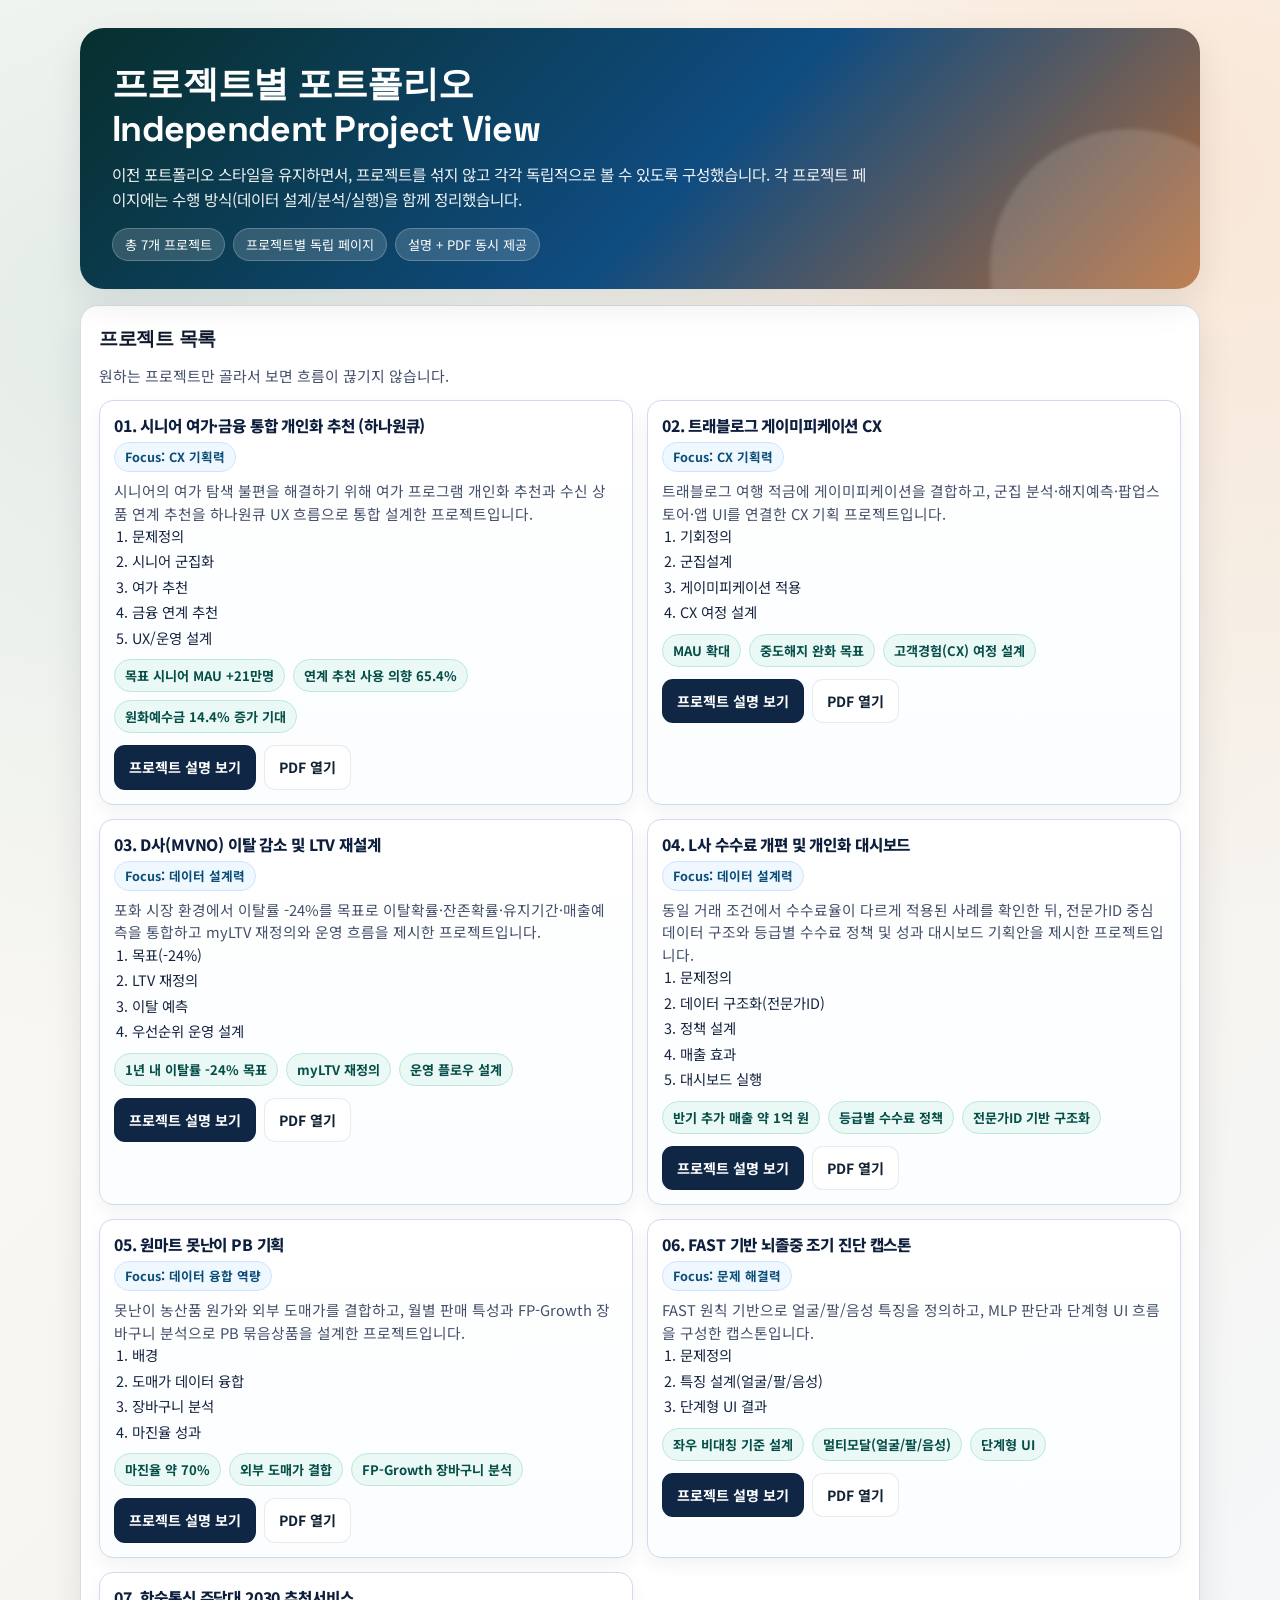
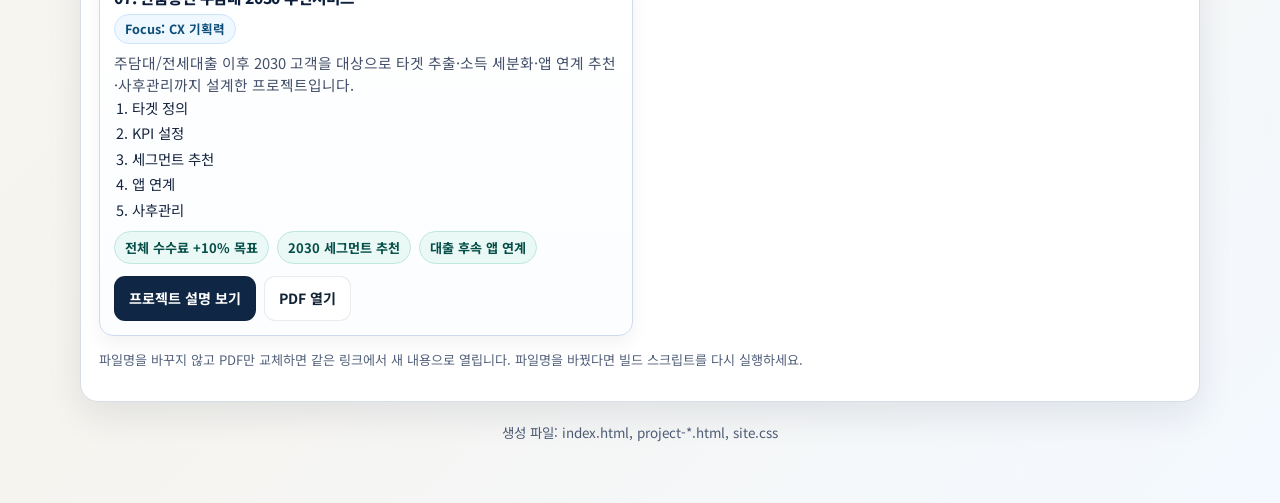
<file: index.html>
<!doctype html>
<html lang="ko">
<head>
  <meta charset="utf-8" />
  <meta name="viewport" content="width=device-width, initial-scale=1" />
  <title>프로젝트별 포트폴리오</title>
  <link rel="stylesheet" href="./site.css" />
</head>
<body>
  <div class="wrap">
    <header class="hero">
      <h1>프로젝트별 포트폴리오<br />Independent Project View</h1>
      <p>이전 포트폴리오 스타일을 유지하면서, 프로젝트를 섞지 않고 각각 독립적으로 볼 수 있도록 구성했습니다. 각 프로젝트 페이지에는 수행 방식(데이터 설계/분석/실행)을 함께 정리했습니다.</p>
      <div class="meta">
        <span>총 7개 프로젝트</span>
        <span>프로젝트별 독립 페이지</span>
        <span>설명 + PDF 동시 제공</span>
      </div>
    </header>

    <section class="section">
      <h2>프로젝트 목록</h2>
      <p class="headline">원하는 프로젝트만 골라서 보면 흐름이 끊기지 않습니다.</p>
      <div class="cards">
        
      <article class="card project-card">
        <h3 class="project-title">01. 시니어 여가·금융 통합 개인화 추천 (하나원큐)</h3>
        <span class="project-focus">Focus: CX 기획력</span>
        <p class="project-summary">시니어의 여가 탐색 불편을 해결하기 위해 여가 프로그램 개인화 추천과 수신 상품 연계 추천을 하나원큐 UX 흐름으로 통합 설계한 프로젝트입니다.</p>
        <ol class="flow-list"><li>문제정의</li><li>시니어 군집화</li><li>여가 추천</li><li>금융 연계 추천</li><li>UX/운영 설계</li></ol>
        <div class="kpi"><span>목표 시니어 MAU +21만명</span><span>연계 추천 사용 의향 65.4%</span><span>원화예수금 14.4% 증가 기대</span></div>
        <div class="btns">
          <a class="btn primary" href="./project-07-senior-lifecare.html">프로젝트 설명 보기</a>
          <a class="btn" href="./project-07-senior-lifecare.pdf">PDF 열기</a>
        </div>
      </article>

      <article class="card project-card">
        <h3 class="project-title">02. 트래블로그 게이미피케이션 CX</h3>
        <span class="project-focus">Focus: CX 기획력</span>
        <p class="project-summary">트래블로그 여행 적금에 게이미피케이션을 결합하고, 군집 분석·해지예측·팝업스토어·앱 UI를 연결한 CX 기획 프로젝트입니다.</p>
        <ol class="flow-list"><li>기회정의</li><li>군집설계</li><li>게이미피케이션 적용</li><li>CX 여정 설계</li></ol>
        <div class="kpi"><span>MAU 확대</span><span>중도해지 완화 목표</span><span>고객경험(CX) 여정 설계</span></div>
        <div class="btns">
          <a class="btn primary" href="./project-06-travelog.html">프로젝트 설명 보기</a>
          <a class="btn" href="./project-06-travelog.pdf">PDF 열기</a>
        </div>
      </article>

      <article class="card project-card">
        <h3 class="project-title">03. D사(MVNO) 이탈 감소 및 LTV 재설계</h3>
        <span class="project-focus">Focus: 데이터 설계력</span>
        <p class="project-summary">포화 시장 환경에서 이탈률 -24%를 목표로 이탈확률·잔존확률·유지기간·매출예측을 통합하고 myLTV 재정의와 운영 흐름을 제시한 프로젝트입니다.</p>
        <ol class="flow-list"><li>목표(-24%)</li><li>LTV 재정의</li><li>이탈 예측</li><li>우선순위 운영 설계</li></ol>
        <div class="kpi"><span>1년 내 이탈률 -24% 목표</span><span>myLTV 재정의</span><span>운영 플로우 설계</span></div>
        <div class="btns">
          <a class="btn primary" href="./project-02-mvno.html">프로젝트 설명 보기</a>
          <a class="btn" href="./project-02-mvno.pdf">PDF 열기</a>
        </div>
      </article>

      <article class="card project-card">
        <h3 class="project-title">04. L사 수수료 개편 및 개인화 대시보드</h3>
        <span class="project-focus">Focus: 데이터 설계력</span>
        <p class="project-summary">동일 거래 조건에서 수수료율이 다르게 적용된 사례를 확인한 뒤, 전문가ID 중심 데이터 구조와 등급별 수수료 정책 및 성과 대시보드 기획안을 제시한 프로젝트입니다.</p>
        <ol class="flow-list"><li>문제정의</li><li>데이터 구조화(전문가ID)</li><li>정책 설계</li><li>매출 효과</li><li>대시보드 실행</li></ol>
        <div class="kpi"><span>반기 추가 매출 약 1억 원</span><span>등급별 수수료 정책</span><span>전문가ID 기반 구조화</span></div>
        <div class="btns">
          <a class="btn primary" href="./project-01-lsight.html">프로젝트 설명 보기</a>
          <a class="btn" href="./project-01-lsight.pdf">PDF 열기</a>
        </div>
      </article>

      <article class="card project-card">
        <h3 class="project-title">05. 원마트 못난이 PB 기획</h3>
        <span class="project-focus">Focus: 데이터 융합 역량</span>
        <p class="project-summary">못난이 농산품 원가와 외부 도매가를 결합하고, 월별 판매 특성과 FP-Growth 장바구니 분석으로 PB 묶음상품을 설계한 프로젝트입니다.</p>
        <ol class="flow-list"><li>배경</li><li>도매가 데이터 융합</li><li>장바구니 분석</li><li>마진율 성과</li></ol>
        <div class="kpi"><span>마진율 약 70%</span><span>외부 도매가 결합</span><span>FP-Growth 장바구니 분석</span></div>
        <div class="btns">
          <a class="btn primary" href="./project-03-onemart.html">프로젝트 설명 보기</a>
          <a class="btn" href="./project-03-onemart.pdf">PDF 열기</a>
        </div>
      </article>

      <article class="card project-card">
        <h3 class="project-title">06. FAST 기반 뇌졸중 조기 진단 캡스톤</h3>
        <span class="project-focus">Focus: 문제 해결력</span>
        <p class="project-summary">FAST 원칙 기반으로 얼굴/팔/음성 특징을 정의하고, MLP 판단과 단계형 UI 흐름을 구성한 캡스톤입니다.</p>
        <ol class="flow-list"><li>문제정의</li><li>특징 설계(얼굴/팔/음성)</li><li>단계형 UI 결과</li></ol>
        <div class="kpi"><span>좌우 비대칭 기준 설계</span><span>멀티모달(얼굴/팔/음성)</span><span>단계형 UI</span></div>
        <div class="btns">
          <a class="btn primary" href="./project-04-fast.html">프로젝트 설명 보기</a>
          <a class="btn" href="./project-04-fast.pdf">PDF 열기</a>
        </div>
      </article>

      <article class="card project-card">
        <h3 class="project-title">07. 한숨통신 주담대 2030 추천서비스</h3>
        <span class="project-focus">Focus: CX 기획력</span>
        <p class="project-summary">주담대/전세대출 이후 2030 고객을 대상으로 타겟 추출·소득 세분화·앱 연계 추천·사후관리까지 설계한 프로젝트입니다.</p>
        <ol class="flow-list"><li>타겟 정의</li><li>KPI 설정</li><li>세그먼트 추천</li><li>앱 연계</li><li>사후관리</li></ol>
        <div class="kpi"><span>전체 수수료 +10% 목표</span><span>2030 세그먼트 추천</span><span>대출 후속 앱 연계</span></div>
        <div class="btns">
          <a class="btn primary" href="./project-05-hansum.html">프로젝트 설명 보기</a>
          <a class="btn" href="./project-05-hansum.pdf">PDF 열기</a>
        </div>
      </article>

      </div>
      <p class="small">파일명을 바꾸지 않고 PDF만 교체하면 같은 링크에서 새 내용으로 열립니다. 파일명을 바꿨다면 빌드 스크립트를 다시 실행하세요.</p>
    </section>

    <footer>
      생성 파일: index.html, project-*.html, site.css
    </footer>
  </div>
</body>
</html>
</file>
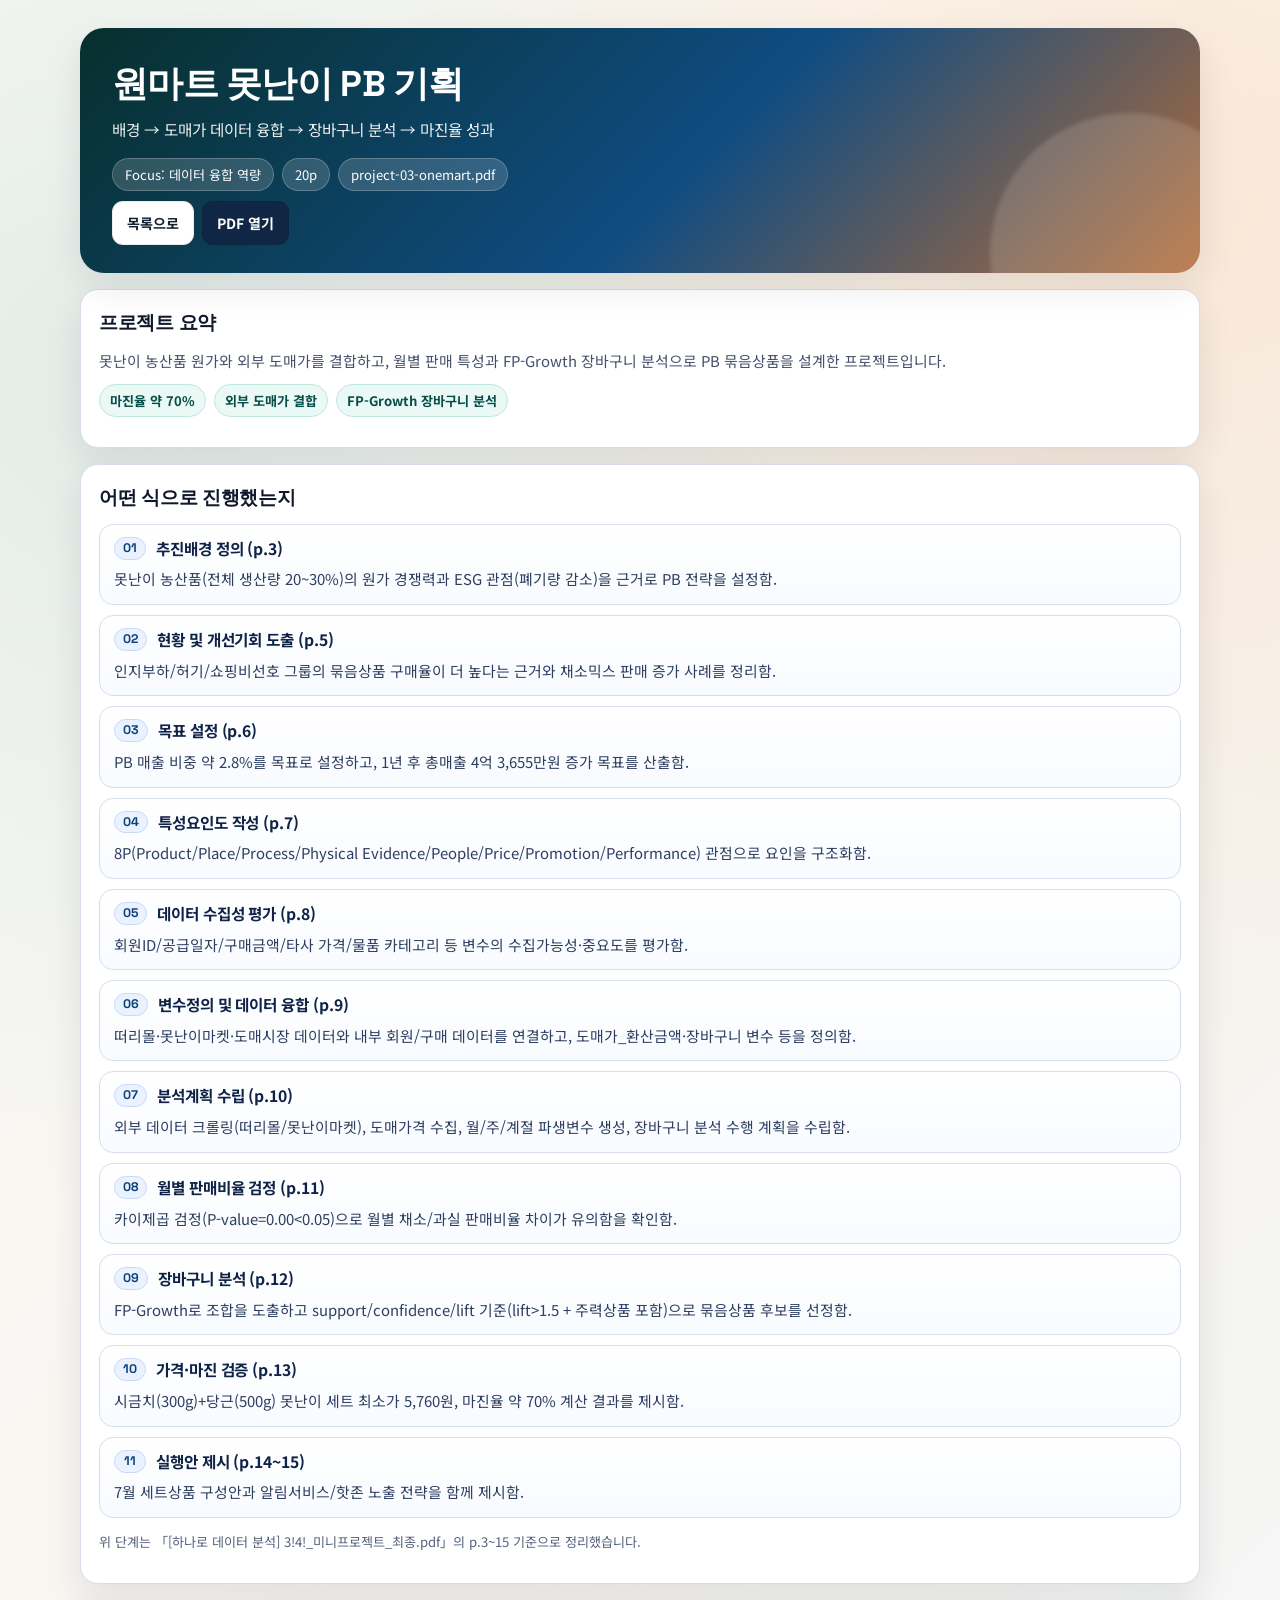
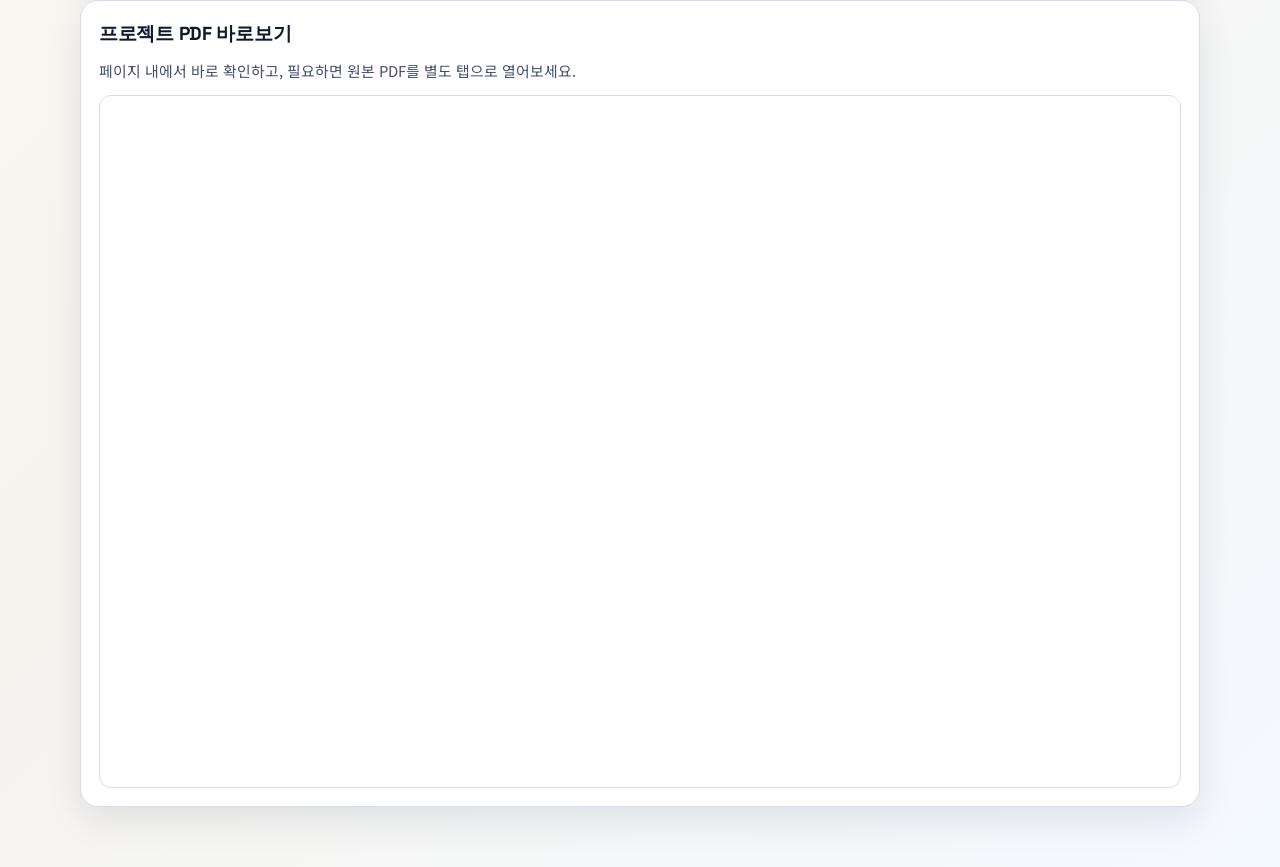
<file: project-03-onemart.html>
<!doctype html>
<html lang="ko">
<head>
  <meta charset="utf-8" />
  <meta name="viewport" content="width=device-width, initial-scale=1" />
  <title>원마트 못난이 PB 기획</title>
  <link rel="stylesheet" href="./site.css" />
</head>
<body>
  <div class="wrap">
    <header class="hero">
      <h1>원마트 못난이 PB 기획</h1>
      <p>배경 → 도매가 데이터 융합 → 장바구니 분석 → 마진율 성과</p>
      <div class="meta">
        <span>Focus: 데이터 융합 역량</span>
        <span>20p</span>
        <span>project-03-onemart.pdf</span>
      </div>
      <div class="btns">
        <a class="btn" href="./index.html">목록으로</a>
        <a class="btn primary" href="./project-03-onemart.pdf">PDF 열기</a>
      </div>
    </header>

    <section class="section">
      <h2>프로젝트 요약</h2>
      <p class="headline">못난이 농산품 원가와 외부 도매가를 결합하고, 월별 판매 특성과 FP-Growth 장바구니 분석으로 PB 묶음상품을 설계한 프로젝트입니다.</p>
      <div class="kpi"><span>마진율 약 70%</span><span>외부 도매가 결합</span><span>FP-Growth 장바구니 분석</span></div>
    </section>

    <section class="section">
      <h2>어떤 식으로 진행했는지</h2>
      <ol class="method-list">
        
        <li class="method-item">
          <div class="method-head">
            <span class="method-no">01</span>
            <h3>추진배경 정의 (p.3)</h3>
          </div>
          <p>못난이 농산품(전체 생산량 20~30%)의 원가 경쟁력과 ESG 관점(폐기량 감소)을 근거로 PB 전략을 설정함.</p>
        </li>

        <li class="method-item">
          <div class="method-head">
            <span class="method-no">02</span>
            <h3>현황 및 개선기회 도출 (p.5)</h3>
          </div>
          <p>인지부하/허기/쇼핑비선호 그룹의 묶음상품 구매율이 더 높다는 근거와 채소믹스 판매 증가 사례를 정리함.</p>
        </li>

        <li class="method-item">
          <div class="method-head">
            <span class="method-no">03</span>
            <h3>목표 설정 (p.6)</h3>
          </div>
          <p>PB 매출 비중 약 2.8%를 목표로 설정하고, 1년 후 총매출 4억 3,655만원 증가 목표를 산출함.</p>
        </li>

        <li class="method-item">
          <div class="method-head">
            <span class="method-no">04</span>
            <h3>특성요인도 작성 (p.7)</h3>
          </div>
          <p>8P(Product/Place/Process/Physical Evidence/People/Price/Promotion/Performance) 관점으로 요인을 구조화함.</p>
        </li>

        <li class="method-item">
          <div class="method-head">
            <span class="method-no">05</span>
            <h3>데이터 수집성 평가 (p.8)</h3>
          </div>
          <p>회원ID/공급일자/구매금액/타사 가격/물품 카테고리 등 변수의 수집가능성·중요도를 평가함.</p>
        </li>

        <li class="method-item">
          <div class="method-head">
            <span class="method-no">06</span>
            <h3>변수정의 및 데이터 융합 (p.9)</h3>
          </div>
          <p>떠리몰·못난이마켓·도매시장 데이터와 내부 회원/구매 데이터를 연결하고, 도매가_환산금액·장바구니 변수 등을 정의함.</p>
        </li>

        <li class="method-item">
          <div class="method-head">
            <span class="method-no">07</span>
            <h3>분석계획 수립 (p.10)</h3>
          </div>
          <p>외부 데이터 크롤링(떠리몰/못난이마켓), 도매가격 수집, 월/주/계절 파생변수 생성, 장바구니 분석 수행 계획을 수립함.</p>
        </li>

        <li class="method-item">
          <div class="method-head">
            <span class="method-no">08</span>
            <h3>월별 판매비율 검정 (p.11)</h3>
          </div>
          <p>카이제곱 검정(P-value=0.00&lt;0.05)으로 월별 채소/과실 판매비율 차이가 유의함을 확인함.</p>
        </li>

        <li class="method-item">
          <div class="method-head">
            <span class="method-no">09</span>
            <h3>장바구니 분석 (p.12)</h3>
          </div>
          <p>FP-Growth로 조합을 도출하고 support/confidence/lift 기준(lift&gt;1.5 + 주력상품 포함)으로 묶음상품 후보를 선정함.</p>
        </li>

        <li class="method-item">
          <div class="method-head">
            <span class="method-no">10</span>
            <h3>가격·마진 검증 (p.13)</h3>
          </div>
          <p>시금치(300g)+당근(500g) 못난이 세트 최소가 5,760원, 마진율 약 70% 계산 결과를 제시함.</p>
        </li>

        <li class="method-item">
          <div class="method-head">
            <span class="method-no">11</span>
            <h3>실행안 제시 (p.14~15)</h3>
          </div>
          <p>7월 세트상품 구성안과 알림서비스/핫존 노출 전략을 함께 제시함.</p>
        </li>

      </ol>
      <p class="small">위 단계는 「[하나로 데이터 분석] 3!4!_미니프로젝트_최종.pdf」의 p.3~15 기준으로 정리했습니다.</p>
    </section>

    <section class="section">
      <h2>프로젝트 PDF 바로보기</h2>
      <p class="headline">페이지 내에서 바로 확인하고, 필요하면 원본 PDF를 별도 탭으로 열어보세요.</p>
      <div class="pdf-wrap">
        <iframe src="./project-03-onemart.pdf" title="원마트 못난이 PB 기획 PDF"></iframe>
      </div>
    </section>
  </div>
</body>
</html>
</file>
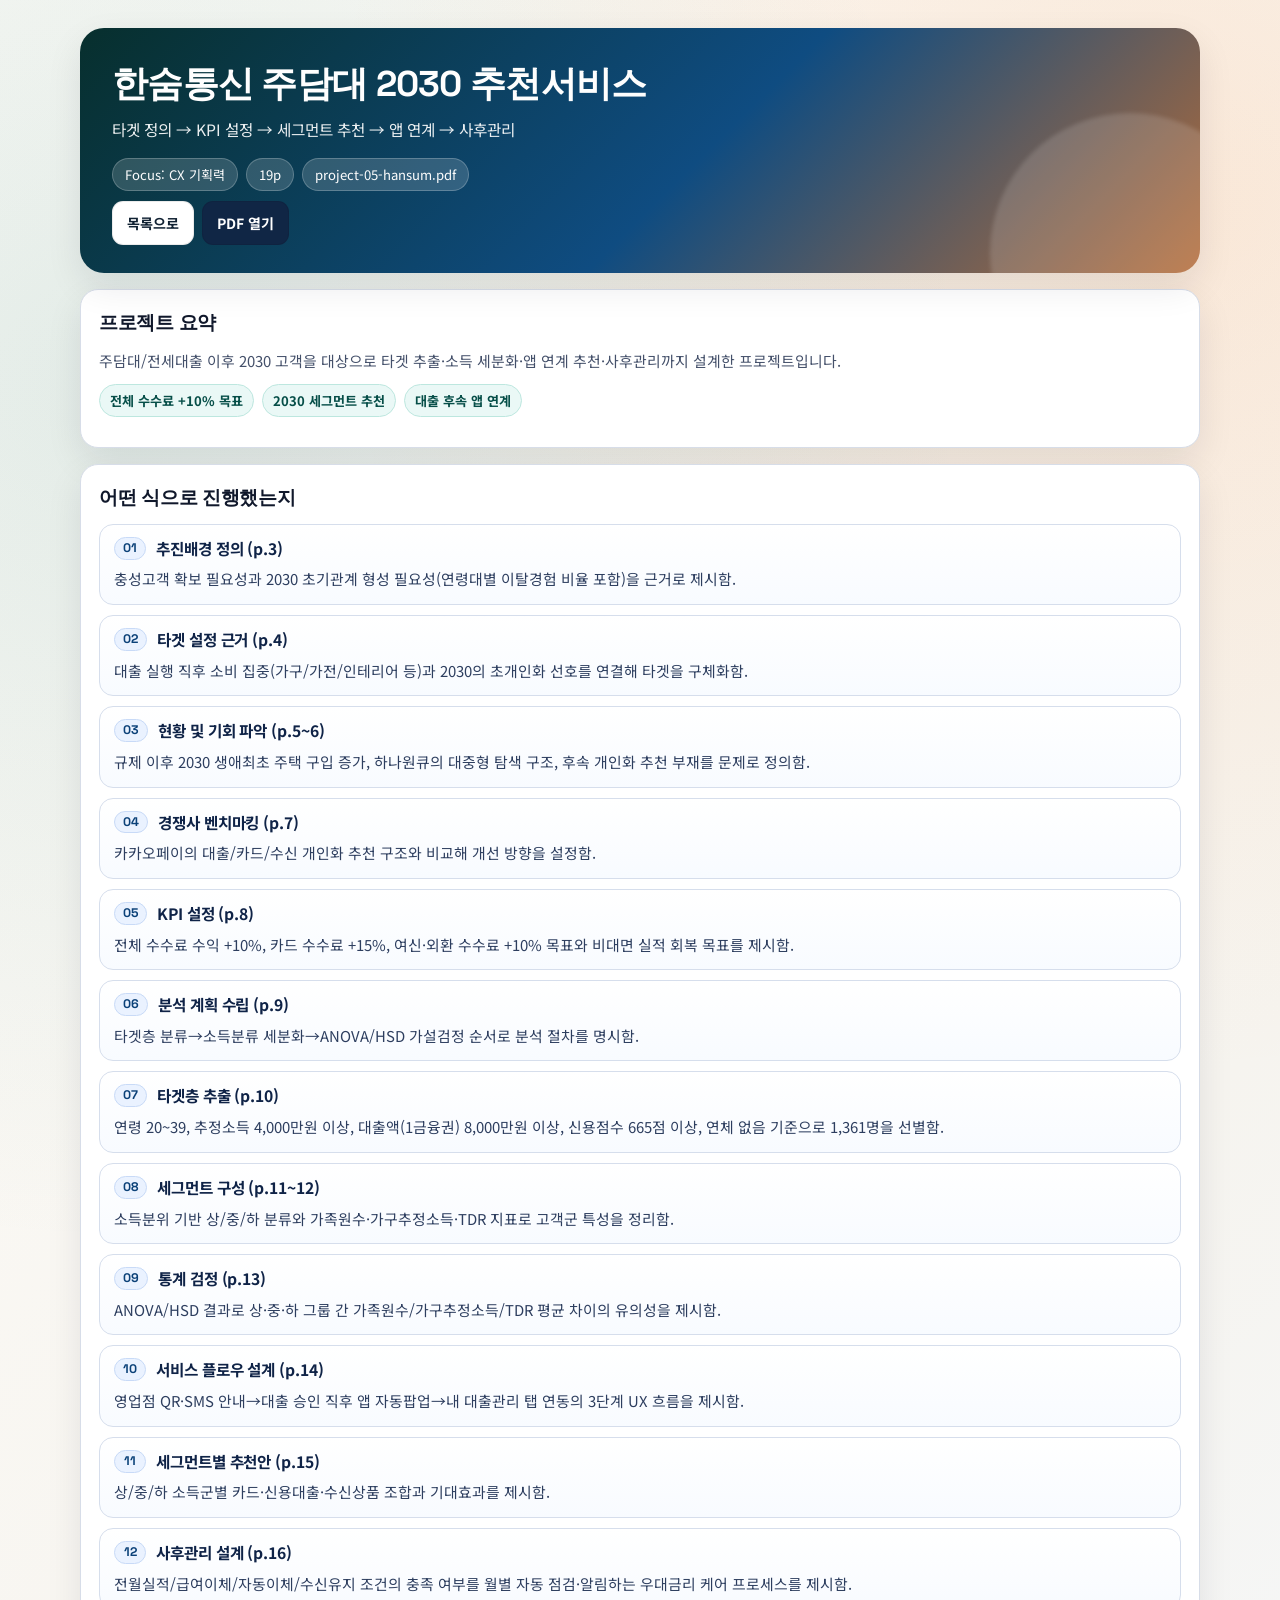
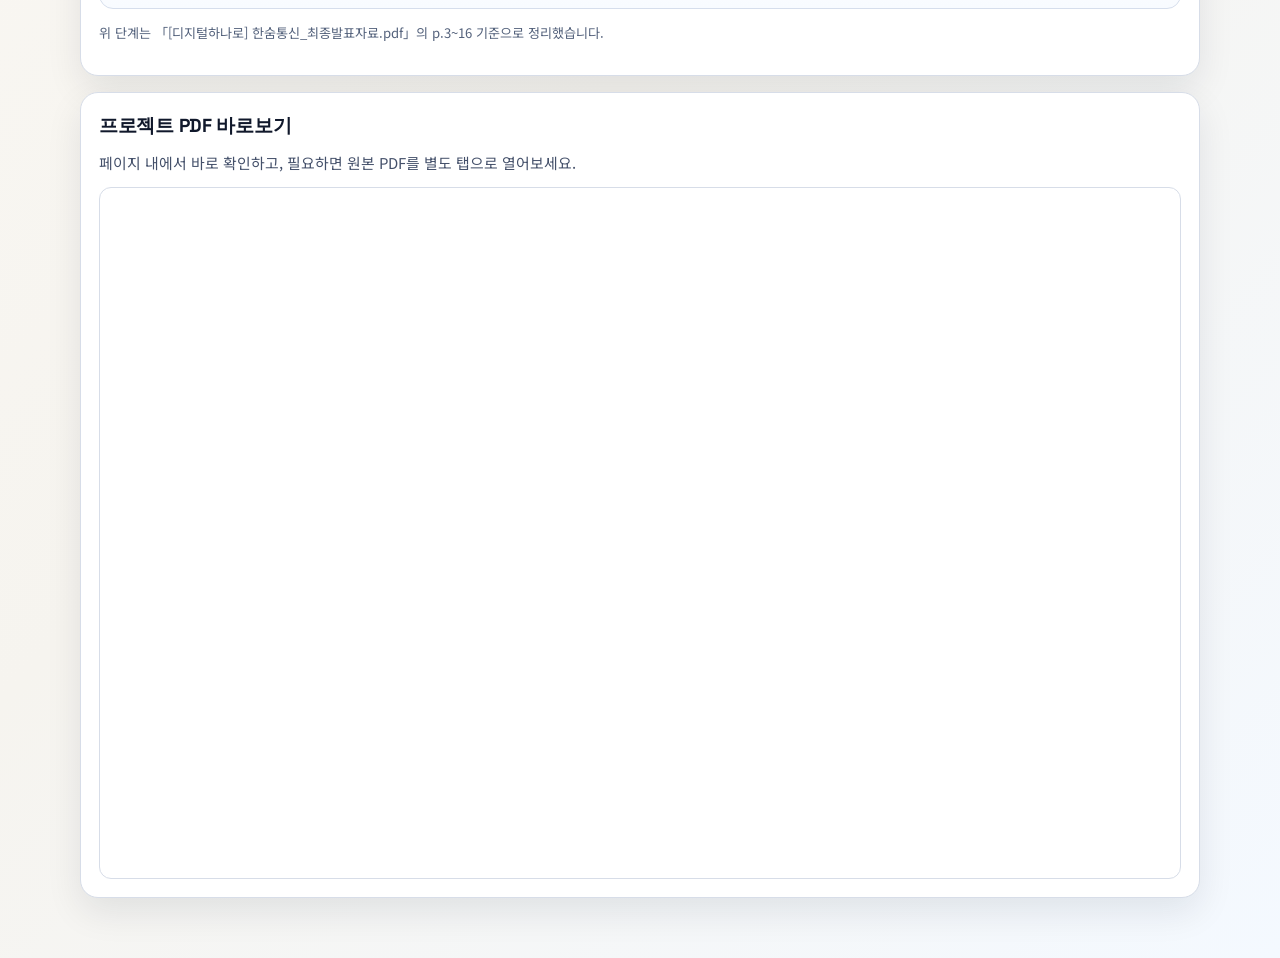
<file: project-05-hansum.html>
<!doctype html>
<html lang="ko">
<head>
  <meta charset="utf-8" />
  <meta name="viewport" content="width=device-width, initial-scale=1" />
  <title>한숨통신 주담대 2030 추천서비스</title>
  <link rel="stylesheet" href="./site.css" />
</head>
<body>
  <div class="wrap">
    <header class="hero">
      <h1>한숨통신 주담대 2030 추천서비스</h1>
      <p>타겟 정의 → KPI 설정 → 세그먼트 추천 → 앱 연계 → 사후관리</p>
      <div class="meta">
        <span>Focus: CX 기획력</span>
        <span>19p</span>
        <span>project-05-hansum.pdf</span>
      </div>
      <div class="btns">
        <a class="btn" href="./index.html">목록으로</a>
        <a class="btn primary" href="./project-05-hansum.pdf">PDF 열기</a>
      </div>
    </header>

    <section class="section">
      <h2>프로젝트 요약</h2>
      <p class="headline">주담대/전세대출 이후 2030 고객을 대상으로 타겟 추출·소득 세분화·앱 연계 추천·사후관리까지 설계한 프로젝트입니다.</p>
      <div class="kpi"><span>전체 수수료 +10% 목표</span><span>2030 세그먼트 추천</span><span>대출 후속 앱 연계</span></div>
    </section>

    <section class="section">
      <h2>어떤 식으로 진행했는지</h2>
      <ol class="method-list">
        
        <li class="method-item">
          <div class="method-head">
            <span class="method-no">01</span>
            <h3>추진배경 정의 (p.3)</h3>
          </div>
          <p>충성고객 확보 필요성과 2030 초기관계 형성 필요성(연령대별 이탈경험 비율 포함)을 근거로 제시함.</p>
        </li>

        <li class="method-item">
          <div class="method-head">
            <span class="method-no">02</span>
            <h3>타겟 설정 근거 (p.4)</h3>
          </div>
          <p>대출 실행 직후 소비 집중(가구/가전/인테리어 등)과 2030의 초개인화 선호를 연결해 타겟을 구체화함.</p>
        </li>

        <li class="method-item">
          <div class="method-head">
            <span class="method-no">03</span>
            <h3>현황 및 기회 파악 (p.5~6)</h3>
          </div>
          <p>규제 이후 2030 생애최초 주택 구입 증가, 하나원큐의 대중형 탐색 구조, 후속 개인화 추천 부재를 문제로 정의함.</p>
        </li>

        <li class="method-item">
          <div class="method-head">
            <span class="method-no">04</span>
            <h3>경쟁사 벤치마킹 (p.7)</h3>
          </div>
          <p>카카오페이의 대출/카드/수신 개인화 추천 구조와 비교해 개선 방향을 설정함.</p>
        </li>

        <li class="method-item">
          <div class="method-head">
            <span class="method-no">05</span>
            <h3>KPI 설정 (p.8)</h3>
          </div>
          <p>전체 수수료 수익 +10%, 카드 수수료 +15%, 여신·외환 수수료 +10% 목표와 비대면 실적 회복 목표를 제시함.</p>
        </li>

        <li class="method-item">
          <div class="method-head">
            <span class="method-no">06</span>
            <h3>분석 계획 수립 (p.9)</h3>
          </div>
          <p>타겟층 분류→소득분류 세분화→ANOVA/HSD 가설검정 순서로 분석 절차를 명시함.</p>
        </li>

        <li class="method-item">
          <div class="method-head">
            <span class="method-no">07</span>
            <h3>타겟층 추출 (p.10)</h3>
          </div>
          <p>연령 20~39, 추정소득 4,000만원 이상, 대출액(1금융권) 8,000만원 이상, 신용점수 665점 이상, 연체 없음 기준으로 1,361명을 선별함.</p>
        </li>

        <li class="method-item">
          <div class="method-head">
            <span class="method-no">08</span>
            <h3>세그먼트 구성 (p.11~12)</h3>
          </div>
          <p>소득분위 기반 상/중/하 분류와 가족원수·가구추정소득·TDR 지표로 고객군 특성을 정리함.</p>
        </li>

        <li class="method-item">
          <div class="method-head">
            <span class="method-no">09</span>
            <h3>통계 검정 (p.13)</h3>
          </div>
          <p>ANOVA/HSD 결과로 상·중·하 그룹 간 가족원수/가구추정소득/TDR 평균 차이의 유의성을 제시함.</p>
        </li>

        <li class="method-item">
          <div class="method-head">
            <span class="method-no">10</span>
            <h3>서비스 플로우 설계 (p.14)</h3>
          </div>
          <p>영업점 QR·SMS 안내→대출 승인 직후 앱 자동팝업→내 대출관리 탭 연동의 3단계 UX 흐름을 제시함.</p>
        </li>

        <li class="method-item">
          <div class="method-head">
            <span class="method-no">11</span>
            <h3>세그먼트별 추천안 (p.15)</h3>
          </div>
          <p>상/중/하 소득군별 카드·신용대출·수신상품 조합과 기대효과를 제시함.</p>
        </li>

        <li class="method-item">
          <div class="method-head">
            <span class="method-no">12</span>
            <h3>사후관리 설계 (p.16)</h3>
          </div>
          <p>전월실적/급여이체/자동이체/수신유지 조건의 충족 여부를 월별 자동 점검·알림하는 우대금리 케어 프로세스를 제시함.</p>
        </li>

      </ol>
      <p class="small">위 단계는 「[디지털하나로] 한숨통신_최종발표자료.pdf」의 p.3~16 기준으로 정리했습니다.</p>
    </section>

    <section class="section">
      <h2>프로젝트 PDF 바로보기</h2>
      <p class="headline">페이지 내에서 바로 확인하고, 필요하면 원본 PDF를 별도 탭으로 열어보세요.</p>
      <div class="pdf-wrap">
        <iframe src="./project-05-hansum.pdf" title="한숨통신 주담대 2030 추천서비스 PDF"></iframe>
      </div>
    </section>
  </div>
</body>
</html>
</file>
<file: site.css>
@import url("https://fonts.googleapis.com/css2?family=Space+Grotesk:wght@400;500;700&family=Noto+Sans+KR:wght@400;500;700&display=swap");

:root {
  --bg: #f6f4ef;
  --ink: #10182b;
  --muted: #44506a;
  --brand: #0f766e;
  --brand-2: #ff7a18;
  --card: #ffffff;
  --line: #d7dde8;
  --chip: #eaf8f6;
  --shadow: 0 14px 36px rgba(16, 24, 43, 0.09);
  --radius: 18px;
}

* {
  box-sizing: border-box;
}

body {
  margin: 0;
  font-family: "Noto Sans KR", sans-serif;
  color: var(--ink);
  background:
    radial-gradient(circle at 8% 15%, rgba(15, 118, 110, 0.1) 0, rgba(15, 118, 110, 0) 35%),
    radial-gradient(circle at 93% 8%, rgba(255, 122, 24, 0.12) 0, rgba(255, 122, 24, 0) 33%),
    linear-gradient(135deg, #fdfbf7 0%, var(--bg) 60%, #f4f9ff 100%);
  line-height: 1.6;
}

.wrap {
  width: min(1120px, 92vw);
  margin: 0 auto;
  padding: 28px 0 60px;
}

.hero {
  background: linear-gradient(135deg, #072f2d 0%, #0f4c81 55%, #ff7a18 120%);
  color: #fefefe;
  border-radius: 24px;
  padding: 34px 32px 28px;
  box-shadow: var(--shadow);
  position: relative;
  overflow: hidden;
}

.hero::after {
  content: "";
  position: absolute;
  inset: auto -70px -120px auto;
  width: 280px;
  height: 280px;
  border-radius: 50%;
  background: rgba(255, 255, 255, 0.14);
  filter: blur(2px);
}

.hero h1 {
  margin: 0 0 10px;
  font-family: "Space Grotesk", sans-serif;
  font-size: clamp(1.5rem, 2.8vw, 2.25rem);
  line-height: 1.25;
  letter-spacing: -0.02em;
}

.hero p {
  margin: 0;
  font-size: 0.98rem;
  color: rgba(255, 255, 255, 0.92);
  max-width: 760px;
}

.meta {
  margin-top: 16px;
  display: flex;
  gap: 8px;
  flex-wrap: wrap;
}

.meta span {
  background: rgba(255, 255, 255, 0.16);
  border: 1px solid rgba(255, 255, 255, 0.22);
  border-radius: 999px;
  padding: 5px 12px;
  font-size: 0.82rem;
}

.section {
  margin-top: 16px;
  background: var(--card);
  border: 1px solid var(--line);
  border-radius: var(--radius);
  padding: 18px;
  box-shadow: var(--shadow);
}

.section h2 {
  margin: 0 0 10px;
  font-family: "Space Grotesk", sans-serif;
  letter-spacing: -0.015em;
  font-size: 1.18rem;
}

.headline {
  margin: 0 0 12px;
  color: var(--muted);
  font-size: 0.93rem;
}

.cards {
  display: grid;
  grid-template-columns: repeat(auto-fit, minmax(360px, 1fr));
  gap: 14px;
}

.card {
  border: 1px solid var(--line);
  border-radius: 14px;
  padding: 14px;
  background: #fff;
}

.card h3 {
  margin: 0 0 6px;
  font-size: 0.98rem;
  line-height: 1.35;
}

.card p {
  margin: 0;
  color: var(--muted);
  font-size: 0.92rem;
  line-height: 1.52;
}

.project-card {
  background: linear-gradient(180deg, #ffffff 0%, #fbfdff 100%);
  border: 1px solid #cfdaed;
  box-shadow: 0 8px 18px rgba(16, 24, 43, 0.05);
}

.project-title {
  margin: 0 0 7px;
  font-size: 1.18rem;
  font-weight: 800;
  color: #0e1f3e;
  line-height: 1.48;
  letter-spacing: -0.01em;
}

.project-focus {
  display: inline-flex;
  align-items: center;
  border-radius: 999px;
  background: #f0f8ff;
  color: #0b4d79;
  border: 1px solid #cfe3ff;
  padding: 4px 10px;
  font-size: 0.79rem;
  font-weight: 700;
  margin-bottom: 8px;
}

.project-summary {
  margin: 0 0 8px;
  color: #2c3f60;
  font-size: 0.9rem;
  line-height: 1.6;
}

.flow-list {
  margin: 0 0 10px;
  padding-left: 18px;
  color: #16253f;
  font-size: 0.9rem;
  line-height: 1.56;
}

.flow-list li {
  margin-bottom: 3px;
}

.kpi {
  display: flex;
  flex-wrap: wrap;
  gap: 8px;
  margin: 8px 0 12px;
}

.kpi span {
  background: var(--chip);
  color: #064e48;
  border: 1px solid #bde7df;
  border-radius: 999px;
  padding: 5px 10px;
  font-size: 0.82rem;
  font-weight: 700;
}

.btn {
  display: inline-flex;
  align-items: center;
  justify-content: center;
  text-decoration: none;
  border-radius: 11px;
  font-weight: 700;
  padding: 10px 14px;
  font-size: 0.88rem;
  border: 1px solid rgba(0, 0, 0, 0.08);
  background: #fff;
  color: #123;
}

.btn.primary {
  background: #102645;
  color: #fff;
}

.btns {
  display: flex;
  gap: 8px;
  flex-wrap: wrap;
  margin-top: 10px;
}

.method-list {
  margin: 0;
  padding: 0;
  list-style: none;
  display: grid;
  gap: 10px;
}

.method-item {
  border: 1px solid #d6deec;
  border-radius: 14px;
  background: linear-gradient(180deg, #ffffff 0%, #f8fbff 100%);
  padding: 12px 14px;
}

.method-head {
  display: flex;
  align-items: flex-start;
  gap: 10px;
  margin-bottom: 6px;
}

.method-no {
  min-width: 32px;
  text-align: center;
  border-radius: 999px;
  background: #eaf2ff;
  border: 1px solid #c8daf7;
  color: #0b4178;
  font-family: "Space Grotesk", sans-serif;
  font-size: 0.78rem;
  font-weight: 700;
  padding: 3px 8px;
  line-height: 1.2;
}

.method-head h3 {
  margin: 1px 0 0;
  font-size: 0.98rem;
  line-height: 1.45;
  color: #0f2347;
  letter-spacing: -0.005em;
}

.method-item p {
  margin: 0;
  font-size: 0.93rem;
  line-height: 1.72;
  color: #2d3e5f;
  word-break: keep-all;
}

.pdf-wrap {
  margin-top: 12px;
  border: 1px solid var(--line);
  border-radius: 12px;
  background: #fff;
  overflow: hidden;
}

iframe {
  width: 100%;
  height: min(76vh, 980px);
  border: 0;
}

.small {
  font-size: 0.82rem;
  color: #54627c;
}

footer {
  margin-top: 20px;
  font-size: 0.84rem;
  color: #4e5b75;
  text-align: center;
}

@media (max-width: 760px) {
  .hero {
    padding: 24px 20px;
  }
  .section {
    padding: 14px;
  }
}
</file>
